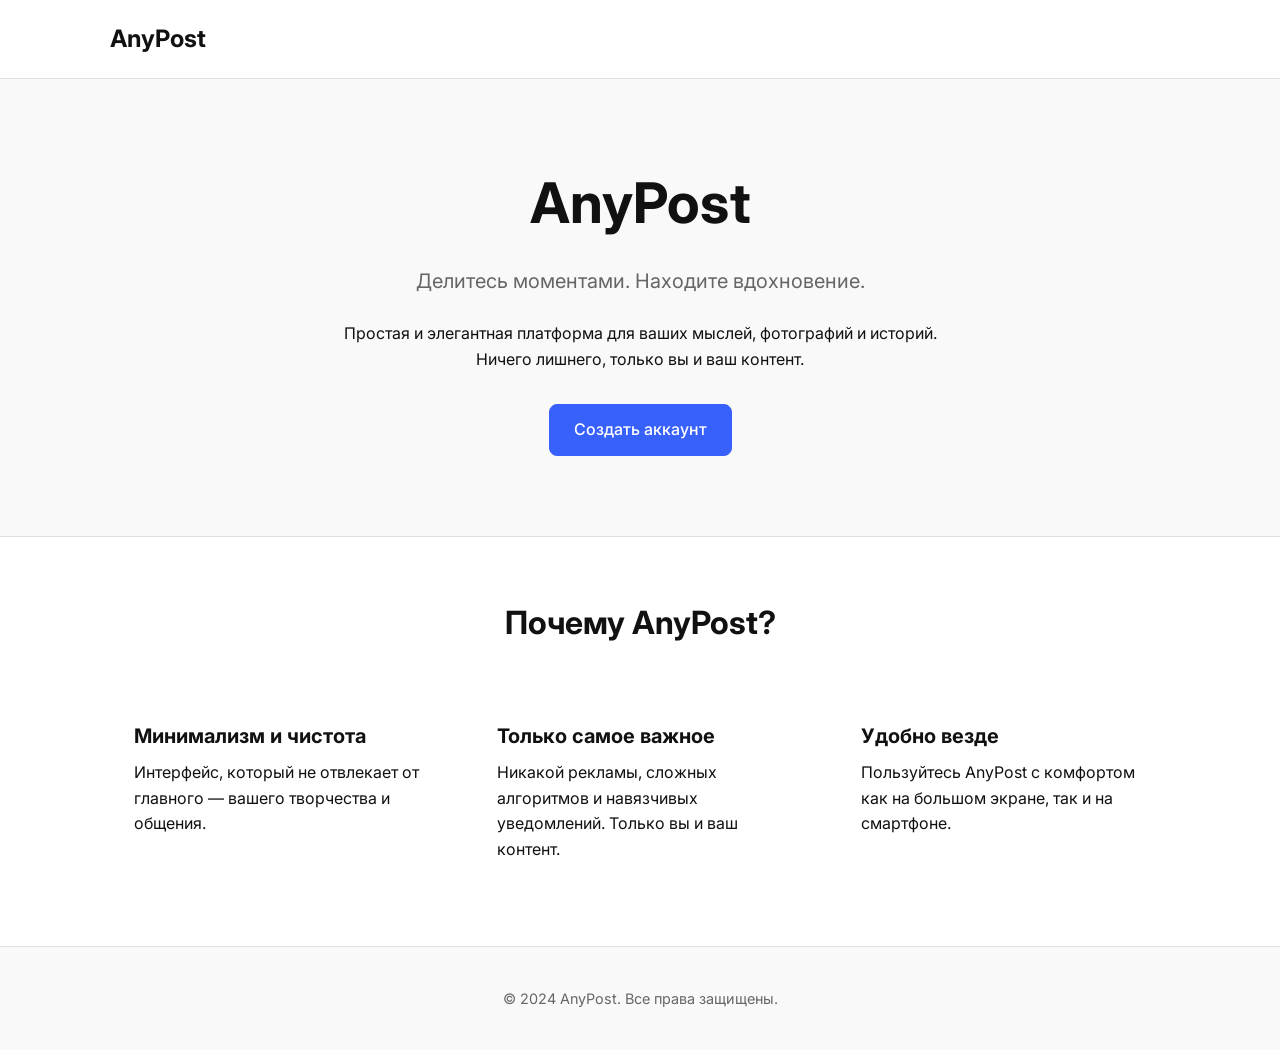
<file: index.html>
<!DOCTYPE html>
<html lang="ru">
<head>
    <meta charset="UTF-8">
    <meta name="viewport" content="width=device-width, initial-scale=1.0">
    <title>AnyPost - Добро пожаловать</title>
    <link rel="stylesheet" href="css/style.css">
</head>
<body>

    <header class="landing-header">
        <div class="container">
            <a href="#" class="logo">AnyPost</a>
        </div>
    </header>

    <main>
        <section class="hero">
            <div class="container text-center">
                <h1 class="hero-title">AnyPost</h1>
                <p class="slogan">Делитесь моментами. Находите вдохновение.</p>
                <p class="description">Простая и элегантная платформа для ваших мыслей, фотографий и историй. Ничего лишнего, только вы и ваш контент.</p>
                <a href="#" class="btn btn-primary">Создать аккаунт</a>
            </div>
        </section>

        <section class="features">
            <div class="container">
                <h2 class="section-title text-center">Почему AnyPost?</h2>
                <div class="features-grid">
                    <div class="feature-card">
                        <h3>Минимализм и чистота</h3>
                        <p>Интерфейс, который не отвлекает от главного — вашего творчества и общения.</p>
                    </div>
                    <div class="feature-card">
                        <h3>Только самое важное</h3>
                        <p>Никакой рекламы, сложных алгоритмов и навязчивых уведомлений. Только вы и ваш контент.</p>
                    </div>
                    <div class="feature-card">
                        <h3>Удобно везде</h3>
                        <p>Пользуйтесь AnyPost с комфортом как на большом экране, так и на смартфоне.</p>
                    </div>
                </div>
            </div>
        </section>
    </main>

    <footer class="landing-footer">
        <div class="container text-center">
            <p>&copy; 2024 AnyPost. Все права защищены.</p>
        </div>
    </footer>

</body>
</html>
</file>
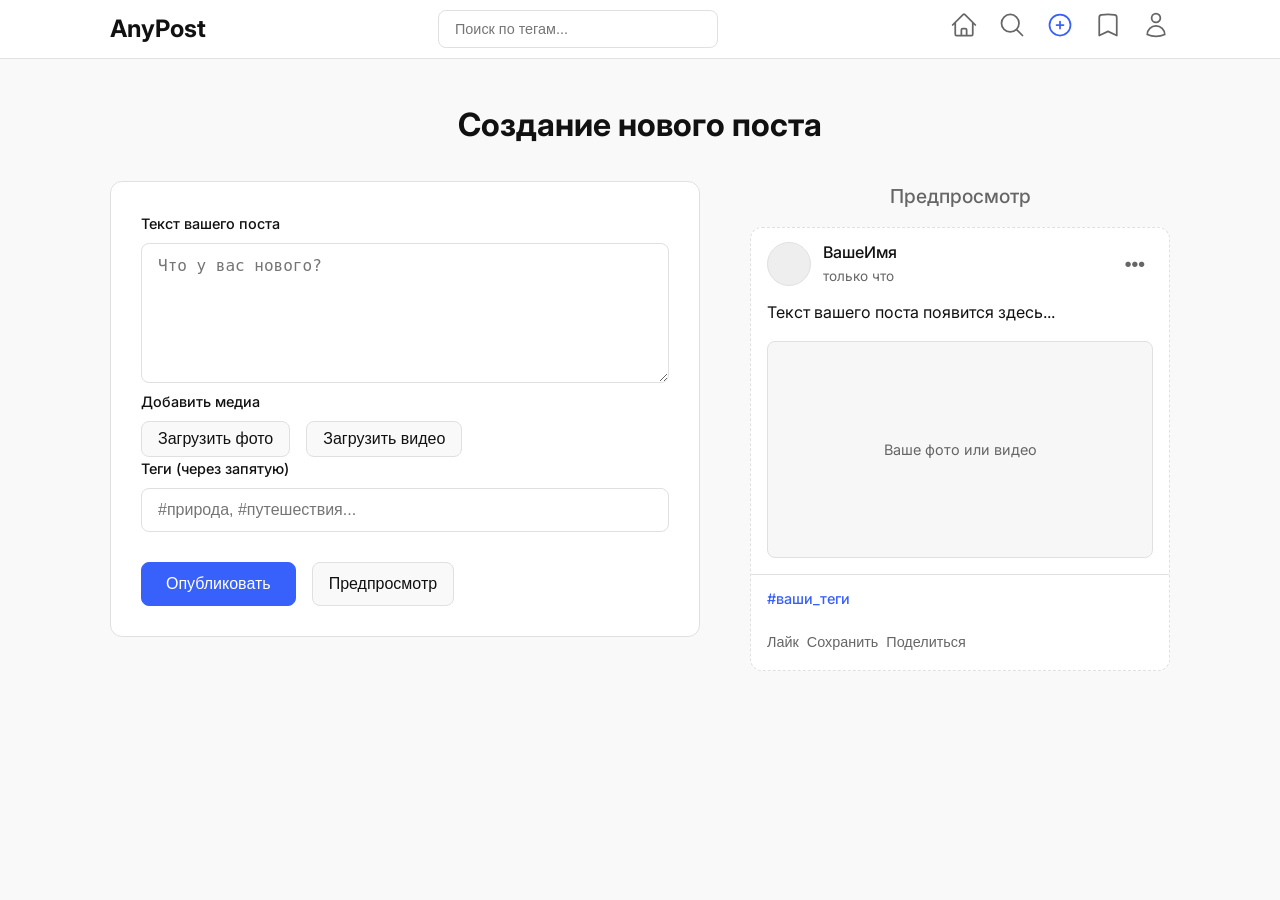
<file: create.html>
<!DOCTYPE html>
<html lang="ru">
<head>
    <meta charset="UTF-8">
    <meta name="viewport" content="width=device-width, initial-scale=1.0">
    <title>Создать пост - AnyPost</title>
    <link rel="stylesheet" href="css/style.css">
</head>
<body class="app-body">

    <!-- Desktop Header -->
    <header class="main-header">
        <div class="container header-container">
            <a href="index.html" class="logo">AnyPost</a>
            <div class="desktop-search">
                <input type="text" class="search-input" placeholder="Поиск по тегам...">
            </div>
            <nav class="main-nav">
                <a href="feed.html" class="nav-link" title="Лента">
                    <svg xmlns="http://www.w3.org/2000/svg" fill="none" viewBox="0 0 24 24" stroke-width="1.5" stroke="currentColor"><path stroke-linecap="round" stroke-linejoin="round" d="m2.25 12 8.954-8.955c.44-.439 1.152-.439 1.591 0L21.75 12M4.5 9.75v10.125c0 .621.504 1.125 1.125 1.125H9.75v-4.875c0-.621.504-1.125 1.125-1.125h2.25c.621 0 1.125.504 1.125 1.125V21h4.125c.621 0 1.125-.504 1.125-1.125V9.75M8.25 21h7.5" /></svg>
                </a>
                <a href="search.html" class="nav-link" title="Поиск">
                    <svg xmlns="http://www.w3.org/2000/svg" fill="none" viewBox="0 0 24 24" stroke-width="1.5" stroke="currentColor"><path stroke-linecap="round" stroke-linejoin="round" d="m21 21-5.197-5.197m0 0A7.5 7.5 0 1 0 5.196 5.196a7.5 7.5 0 0 0 10.607 10.607Z" /></svg>
                </a>
                <a href="create.html" class="nav-link active" title="Создать пост">
                    <svg xmlns="http://www.w3.org/2000/svg" fill="none" viewBox="0 0 24 24" stroke-width="1.5" stroke="currentColor"><path stroke-linecap="round" stroke-linejoin="round" d="M12 9v6m3-3H9m12 0a9 9 0 1 1-18 0 9 9 0 0 1 18 0Z" /></svg>
                </a>
                <a href="#" class="nav-link" title="Сохраненное">
                    <svg xmlns="http://www.w3.org/2000/svg" fill="none" viewBox="0 0 24 24" stroke-width="1.5" stroke="currentColor"><path stroke-linecap="round" stroke-linejoin="round" d="M17.593 3.322c1.1.128 1.907 1.077 1.907 2.185V21L12 17.5 4.5 21V5.507c0-1.108.806-2.057 1.907-2.185a48.507 48.507 0 0 1 11.186 0Z" /></svg>
                </a>
                <a href="profile.html" class="nav-link" title="Профиль">
                    <svg xmlns="http://www.w3.org/2000/svg" fill="none" viewBox="0 0 24 24" stroke-width="1.5" stroke="currentColor"><path stroke-linecap="round" stroke-linejoin="round" d="M15.75 6a3.75 3.75 0 1 1-7.5 0 3.75 3.75 0 0 1 7.5 0ZM4.501 20.118a7.5 7.5 0 0 1 14.998 0A17.933 17.933 0 0 1 12 21.75c-2.676 0-5.216-.584-7.499-1.632Z" /></svg>
                </a>
            </nav>
        </div>
    </header>

    <!-- Mobile Bottom Navigation -->
    <nav class="mobile-nav">
        <a href="feed.html" class="nav-link" title="Лента">
            <svg xmlns="http://www.w3.org/2000/svg" fill="none" viewBox="0 0 24 24" stroke-width="1.5" stroke="currentColor"><path stroke-linecap="round" stroke-linejoin="round" d="m2.25 12 8.954-8.955c.44-.439 1.152-.439 1.591 0L21.75 12M4.5 9.75v10.125c0 .621.504 1.125 1.125 1.125H9.75v-4.875c0-.621.504-1.125 1.125-1.125h2.25c.621 0 1.125.504 1.125 1.125V21h4.125c.621 0 1.125-.504 1.125-1.125V9.75M8.25 21h7.5" /></svg>
        </a>
        <a href="search.html" class="nav-link" title="Поиск">
            <svg xmlns="http://www.w3.org/2000/svg" fill="none" viewBox="0 0 24 24" stroke-width="1.5" stroke="currentColor"><path stroke-linecap="round" stroke-linejoin="round" d="m21 21-5.197-5.197m0 0A7.5 7.5 0 1 0 5.196 5.196a7.5 7.5 0 0 0 10.607 10.607Z" /></svg>
        </a>
        <a href="create.html" class="nav-link active" title="Создать пост">
            <svg xmlns="http://www.w3.org/2000/svg" fill="none" viewBox="0 0 24 24" stroke-width="1.5" stroke="currentColor"><path stroke-linecap="round" stroke-linejoin="round" d="M12 9v6m3-3H9m12 0a9 9 0 1 1-18 0 9 9 0 0 1 18 0Z" /></svg>
        </a>
        <a href="#" class="nav-link" title="Сохраненное">
            <svg xmlns="http://www.w3.org/2000/svg" fill="none" viewBox="0 0 24 24" stroke-width="1.5" stroke="currentColor"><path stroke-linecap="round" stroke-linejoin="round" d="M17.593 3.322c1.1.128 1.907 1.077 1.907 2.185V21L12 17.5 4.5 21V5.507c0-1.108.806-2.057 1.907-2.185a48.507 48.507 0 0 1 11.186 0Z" /></svg>
        </a>
        <a href="profile.html" class="nav-link" title="Профиль">
            <svg xmlns="http://www.w3.org/2000/svg" fill="none" viewBox="0 0 24 24" stroke-width="1.5" stroke="currentColor"><path stroke-linecap="round" stroke-linejoin="round" d="M15.75 6a3.75 3.75 0 1 1-7.5 0 3.75 3.75 0 0 1 7.5 0ZM4.501 20.118a7.5 7.5 0 0 1 14.998 0A17.933 17.933 0 0 1 12 21.75c-2.676 0-5.216-.584-7.499-1.632Z" /></svg>
        </a>
    </nav>

    <main class="main-content">
        <div class="container create-post-container">
            <h1 class="section-title" style="text-align: center; margin-bottom: 30px;">Создание нового поста</h1>
            <div class="create-post-form-wrapper">
                <form class="create-post-form">
                    <div class="form-group">
                        <label for="post-text">Текст вашего поста</label>
                        <textarea id="post-text" class="form-control" rows="6" placeholder="Что у вас нового?"></textarea>
                    </div>
                    <div class="form-group">
                        <label>Добавить медиа</label>
                        <div class="media-upload-buttons">
                            <button type="button" class="btn btn-secondary">Загрузить фото</button>
                            <button type="button" class="btn btn-secondary">Загрузить видео</button>
                        </div>
                    </div>
                    <div class="form-group">
                        <label for="post-tags">Теги (через запятую)</label>
                        <input type="text" id="post-tags" class="form-control" placeholder="#природа, #путешествия...">
                    </div>
                    <div class="form-actions">
                        <button type="submit" class="btn btn-primary">Опубликовать</button>
                        <button type="button" class="btn btn-secondary">Предпросмотр</button>
                    </div>
                </form>
                <div class="post-preview-section">
                    <h2 class="preview-title">Предпросмотр</h2>
                    <article class="post-card">
                        <header class="post-header">
                            <div class="post-author">
                                <div class="author-avatar-placeholder"></div>
                                <div class="author-info">
                                    <a href="#" class="author-name">ВашеИмя</a>
                                    <span class="post-date">только что</span>
                                </div>
                            </div>
                            <button class="post-options-btn" aria-label="Дополнительные действия">•••</button>
                        </header>
                        <div class="post-content">
                            <p class="post-text">Текст вашего поста появится здесь...</p>
                            <div class="post-media-placeholder">
                                <span>Ваше фото или видео</span>
                            </div>
                        </div>
                        <footer class="post-footer">
                            <div class="post-tags">
                                <a href="#" class="tag">#ваши_теги</a>
                            </div>
                            <div class="post-actions">
                                <button class="action-btn like">Лайк</button>
                                <button class="action-btn save">Сохранить</button>
                                <button class="action-btn share">Поделиться</button>
                            </div>
                        </footer>
                    </article>
                </div>
            </div>
        </div>
    </main>

</body>
</html>
</file>
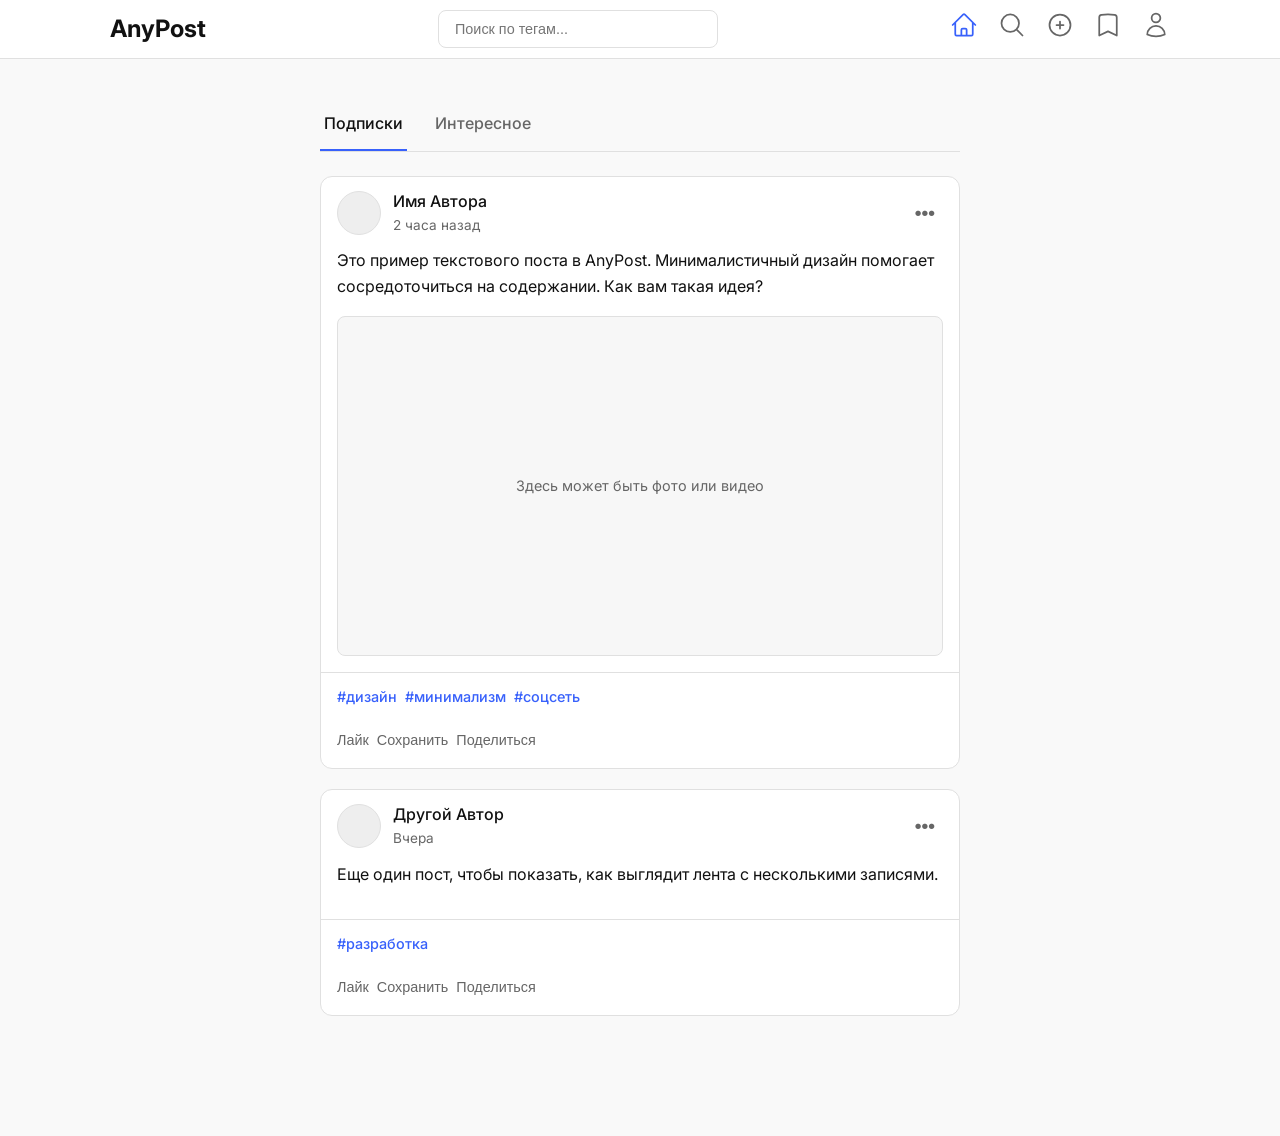
<file: feed.html>
<!DOCTYPE html>
<html lang="ru">
<head>
    <meta charset="UTF-8">
    <meta name="viewport" content="width=device-width, initial-scale=1.0">
    <title>AnyPost - Лента</title>
    <link rel="stylesheet" href="css/style.css">
</head>
<body class="app-body">

    <!-- Desktop Header -->
    <header class="main-header">
        <div class="container header-container">
            <a href="#" class="logo">AnyPost</a>
            <div class="desktop-search">
                <input type="text" class="search-input" placeholder="Поиск по тегам...">
            </div>
            <nav class="main-nav">
                <a href="#" class="nav-link active" title="Лента">
                    <svg xmlns="http://www.w3.org/2000/svg" fill="none" viewBox="0 0 24 24" stroke-width="1.5" stroke="currentColor"><path stroke-linecap="round" stroke-linejoin="round" d="m2.25 12 8.954-8.955c.44-.439 1.152-.439 1.591 0L21.75 12M4.5 9.75v10.125c0 .621.504 1.125 1.125 1.125H9.75v-4.875c0-.621.504-1.125 1.125-1.125h2.25c.621 0 1.125.504 1.125 1.125V21h4.125c.621 0 1.125-.504 1.125-1.125V9.75M8.25 21h7.5" /></svg>
                </a>
                <a href="#" class="nav-link" title="Поиск">
                    <svg xmlns="http://www.w3.org/2000/svg" fill="none" viewBox="0 0 24 24" stroke-width="1.5" stroke="currentColor"><path stroke-linecap="round" stroke-linejoin="round" d="m21 21-5.197-5.197m0 0A7.5 7.5 0 1 0 5.196 5.196a7.5 7.5 0 0 0 10.607 10.607Z" /></svg>
                </a>
                <a href="#" class="nav-link" title="Создать пост">
                    <svg xmlns="http://www.w3.org/2000/svg" fill="none" viewBox="0 0 24 24" stroke-width="1.5" stroke="currentColor"><path stroke-linecap="round" stroke-linejoin="round" d="M12 9v6m3-3H9m12 0a9 9 0 1 1-18 0 9 9 0 0 1 18 0Z" /></svg>
                </a>
                <a href="#" class="nav-link" title="Сохраненное">
                    <svg xmlns="http://www.w3.org/2000/svg" fill="none" viewBox="0 0 24 24" stroke-width="1.5" stroke="currentColor"><path stroke-linecap="round" stroke-linejoin="round" d="M17.593 3.322c1.1.128 1.907 1.077 1.907 2.185V21L12 17.5 4.5 21V5.507c0-1.108.806-2.057 1.907-2.185a48.507 48.507 0 0 1 11.186 0Z" /></svg>
                </a>
                <a href="#" class="nav-link" title="Профиль">
                    <svg xmlns="http://www.w3.org/2000/svg" fill="none" viewBox="0 0 24 24" stroke-width="1.5" stroke="currentColor"><path stroke-linecap="round" stroke-linejoin="round" d="M15.75 6a3.75 3.75 0 1 1-7.5 0 3.75 3.75 0 0 1 7.5 0ZM4.501 20.118a7.5 7.5 0 0 1 14.998 0A17.933 17.933 0 0 1 12 21.75c-2.676 0-5.216-.584-7.499-1.632Z" /></svg>
                </a>
            </nav>
        </div>
    </header>

    <!-- Mobile Bottom Navigation -->
    <nav class="mobile-nav">
        <a href="#" class="nav-link active" title="Лента">
            <svg xmlns="http://www.w3.org/2000/svg" fill="none" viewBox="0 0 24 24" stroke-width="1.5" stroke="currentColor"><path stroke-linecap="round" stroke-linejoin="round" d="m2.25 12 8.954-8.955c.44-.439 1.152-.439 1.591 0L21.75 12M4.5 9.75v10.125c0 .621.504 1.125 1.125 1.125H9.75v-4.875c0-.621.504-1.125 1.125-1.125h2.25c.621 0 1.125.504 1.125 1.125V21h4.125c.621 0 1.125-.504 1.125-1.125V9.75M8.25 21h7.5" /></svg>
        </a>
        <a href="#" class="nav-link" title="Поиск">
            <svg xmlns="http://www.w3.org/2000/svg" fill="none" viewBox="0 0 24 24" stroke-width="1.5" stroke="currentColor"><path stroke-linecap="round" stroke-linejoin="round" d="m21 21-5.197-5.197m0 0A7.5 7.5 0 1 0 5.196 5.196a7.5 7.5 0 0 0 10.607 10.607Z" /></svg>
        </a>
        <a href="#" class="nav-link" title="Создать пост">
            <svg xmlns="http://www.w3.org/2000/svg" fill="none" viewBox="0 0 24 24" stroke-width="1.5" stroke="currentColor"><path stroke-linecap="round" stroke-linejoin="round" d="M12 9v6m3-3H9m12 0a9 9 0 1 1-18 0 9 9 0 0 1 18 0Z" /></svg>
        </a>
        <a href="#" class="nav-link" title="Сохраненное">
            <svg xmlns="http://www.w3.org/2000/svg" fill="none" viewBox="0 0 24 24" stroke-width="1.5" stroke="currentColor"><path stroke-linecap="round" stroke-linejoin="round" d="M17.593 3.322c1.1.128 1.907 1.077 1.907 2.185V21L12 17.5 4.5 21V5.507c0-1.108.806-2.057 1.907-2.185a48.507 48.507 0 0 1 11.186 0Z" /></svg>
        </a>
        <a href="#" class="nav-link" title="Профиль">
            <svg xmlns="http://www.w3.org/2000/svg" fill="none" viewBox="0 0 24 24" stroke-width="1.5" stroke="currentColor"><path stroke-linecap="round" stroke-linejoin="round" d="M15.75 6a3.75 3.75 0 1 1-7.5 0 3.75 3.75 0 0 1 7.5 0ZM4.501 20.118a7.5 7.5 0 0 1 14.998 0A17.933 17.933 0 0 1 12 21.75c-2.676 0-5.216-.584-7.499-1.632Z" /></svg>
        </a>
    </nav>

    <main class="main-content">
        <div class="container feed-container">

            <div class="feed-tabs">
                <a href="#" class="tab-link active">Подписки</a>
                <a href="#" class="tab-link">Интересное</a>
            </div>

            <div class="feed-wrapper">

                <!-- Post Card Example 1 -->
                <article class="post-card">
                    <header class="post-header">
                        <div class="post-author">
                            <div class="author-avatar-placeholder"></div>
                            <div class="author-info">
                                <a href="#" class="author-name">Имя Автора</a>
                                <span class="post-date">2 часа назад</span>
                            </div>
                        </div>
                        <button class="post-options-btn" aria-label="Дополнительные действия">•••</button>
                    </header>
                    <div class="post-content">
                        <p class="post-text">Это пример текстового поста в AnyPost. Минималистичный дизайн помогает сосредоточиться на содержании. Как вам такая идея?</p>
                        <div class="post-media-placeholder">
                            <span>Здесь может быть фото или видео</span>
                        </div>
                    </div>
                    <footer class="post-footer">
                        <div class="post-tags">
                            <a href="#" class="tag">#дизайн</a>
                            <a href="#" class="tag">#минимализм</a>
                            <a href="#" class="tag">#соцсеть</a>
                        </div>
                        <div class="post-actions">
                            <button class="action-btn like">Лайк</button>
                            <button class="action-btn save">Сохранить</button>
                            <button class="action-btn share">Поделиться</button>
                        </div>
                    </footer>
                </article>

                <!-- Post Card Example 2 -->
                <article class="post-card">
                    <header class="post-header">
                        <div class="post-author">
                            <div class="author-avatar-placeholder"></div>
                            <div class="author-info">
                                <a href="#" class="author-name">Другой Автор</a>
                                <span class="post-date">Вчера</span>
                            </div>
                        </div>
                         <button class="post-options-btn" aria-label="Дополнительные действия">•••</button>
                    </header>
                    <div class="post-content">
                        <p class="post-text">Еще один пост, чтобы показать, как выглядит лента с несколькими записями.</p>
                    </div>
                    <footer class="post-footer">
                        <div class="post-tags">
                            <a href="#" class="tag">#разработка</a>
                        </div>
                        <div class="post-actions">
                            <button class="action-btn like">Лайк</button>
                            <button class="action-btn save">Сохранить</button>
                            <button class="action-btn share">Поделиться</button>
                        </div>
                    </footer>
                </article>

            </div>

            <!--
            EMPTY STATE EXAMPLE:
            Раскомментируйте этот блок, чтобы увидеть, как выглядит пустая лента.

            <div class="empty-state">
                <div class="empty-state-icon">
                    <svg xmlns="http://www.w3.org/2000/svg" fill="none" viewBox="0 0 24 24" stroke-width="1.5" stroke="currentColor" style="width: 64px; height: 64px; color: #ccc;">
                        <path stroke-linecap="round" stroke-linejoin="round" d="M11.412 15.655 9.75 21.75l3.745-4.012M9.257 13.5H3.75l2.659-2.849m2.048-2.194L14.25 2.25 12 10.5h8.25l-4.707 5.043M8.457 8.457 3 3m15.75 15.75-5.457-5.457" />
                    </svg>
                </div>
                <h2>Здесь пока пусто</h2>
                <p>Когда вы подпишетесь на авторов, их посты появятся здесь.</p>
                <a href="#" class="btn btn-primary">Создать пост</a>
            </div>
            -->

        </div>
    </main>

</body>
</html>
</file>
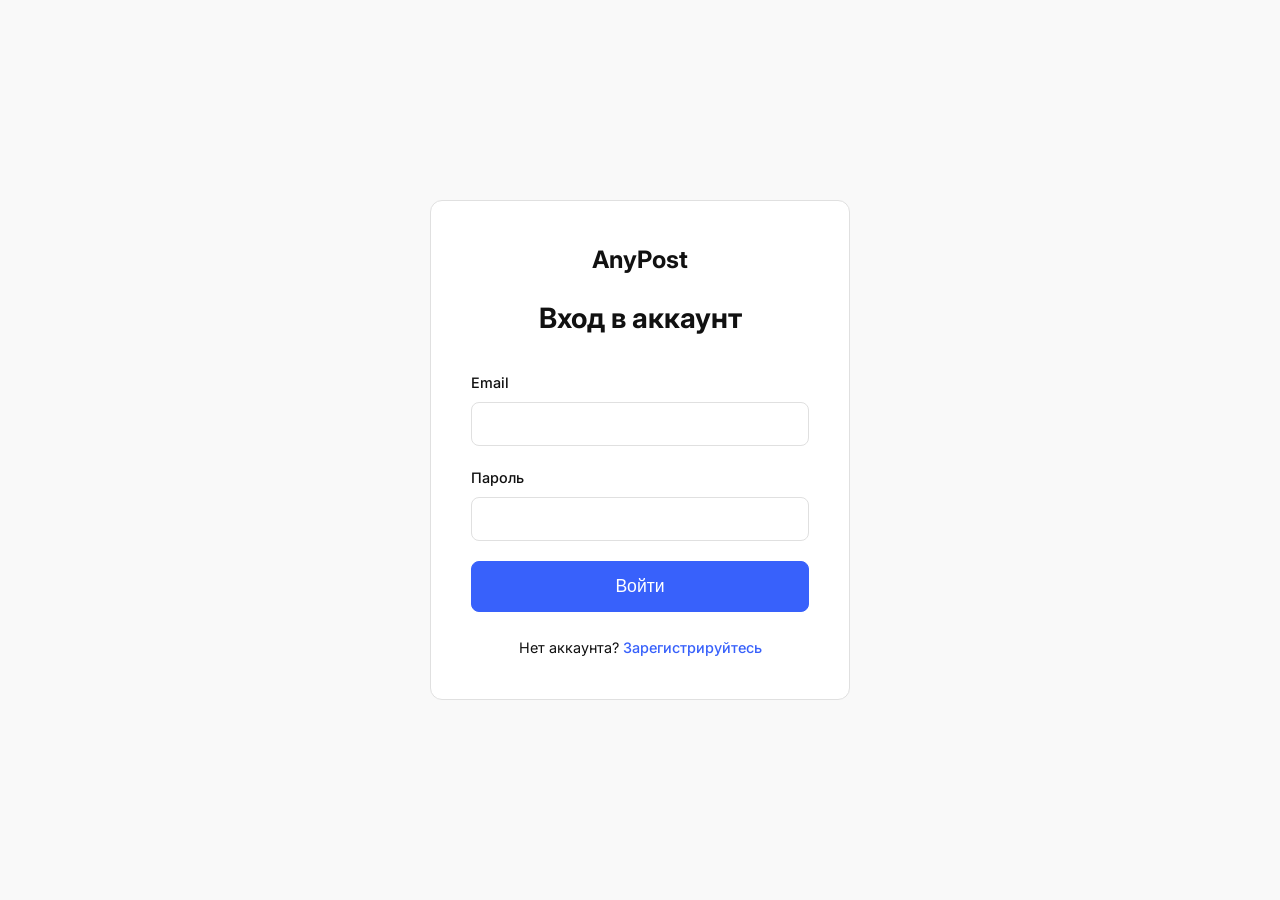
<file: login.html>
<!DOCTYPE html>
<html lang="ru">
<head>
    <meta charset="UTF-8">
    <meta name="viewport" content="width=device-width, initial-scale=1.0">
    <title>Вход - AnyPost</title>
    <link rel="stylesheet" href="css/style.css">
</head>
<body class="auth-layout">
    <div class="auth-container">
        <div class="auth-header">
            <a href="index.html" class="logo">AnyPost</a>
            <h1 class="auth-title">Вход в аккаунт</h1>
        </div>
        <form class="auth-form">
            <div class="form-group">
                <label for="email">Email</label>
                <input type="email" id="email" class="form-control" required>
            </div>
            <div class="form-group">
                <label for="password">Пароль</label>
                <input type="password" id="password" class="form-control" required>
            </div>
            <button type="submit" class="btn btn-primary btn-block">Войти</button>
        </form>
        <div class="auth-footer">
            <p>Нет аккаунта? <a href="register.html">Зарегистрируйтесь</a></p>
        </div>
    </div>
</body>
</html>
</file>
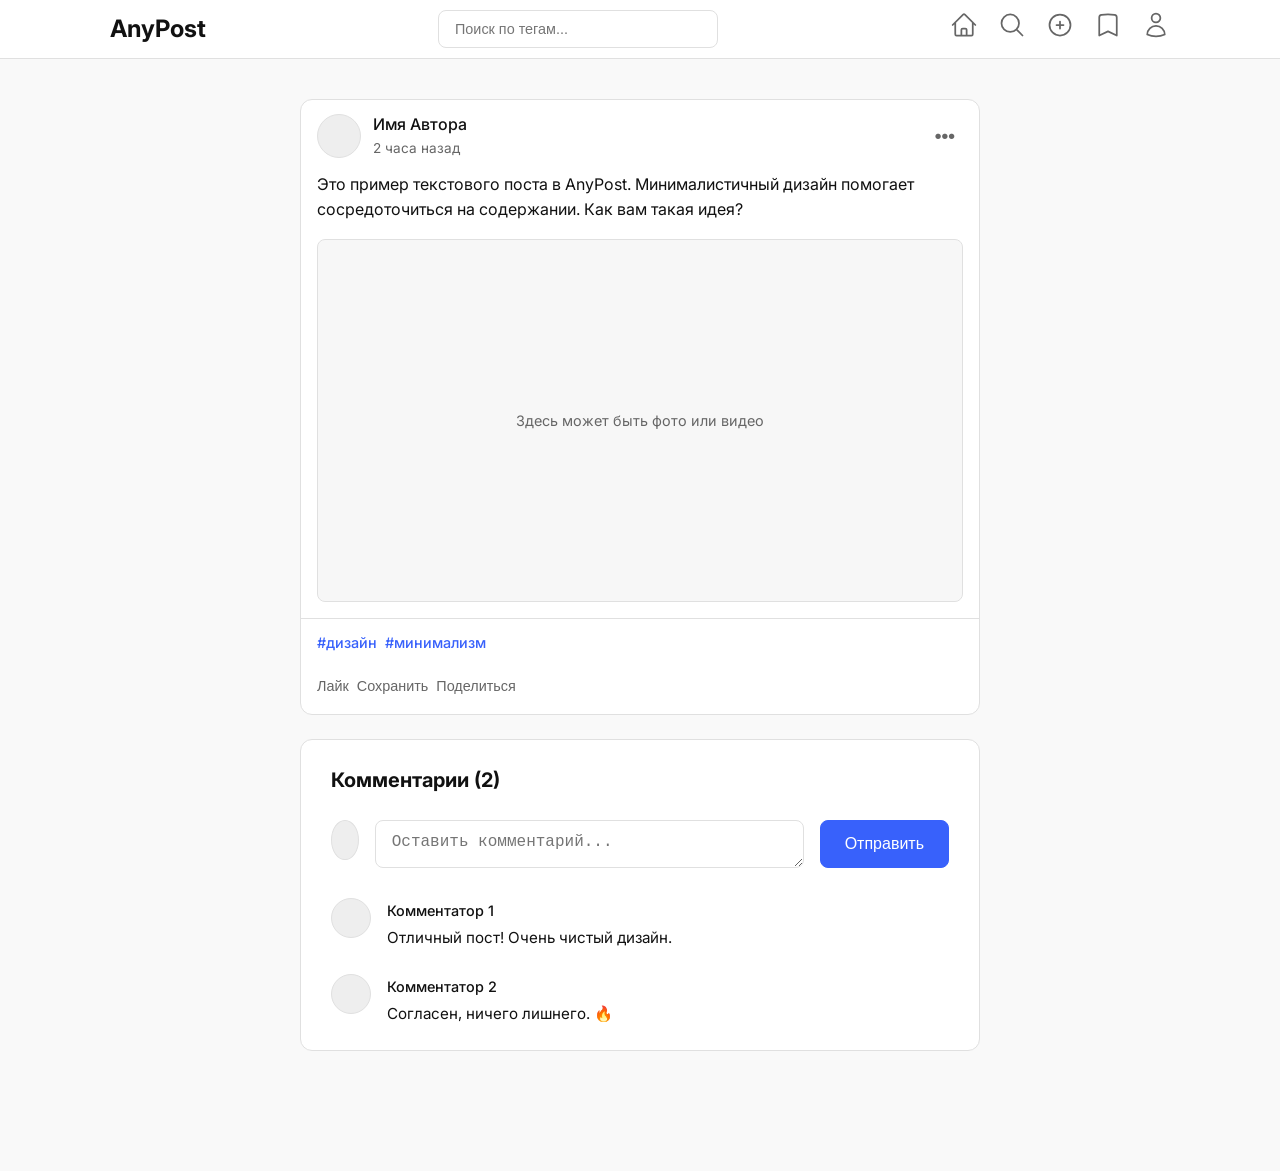
<file: post.html>
<!DOCTYPE html>
<html lang="ru">
<head>
    <meta charset="UTF-8">
    <meta name="viewport" content="width=device-width, initial-scale=1.0">
    <title>Пост - AnyPost</title>
    <link rel="stylesheet" href="css/style.css">
</head>
<body class="app-body">

    <!-- Desktop Header -->
    <header class="main-header">
        <div class="container header-container">
            <a href="index.html" class="logo">AnyPost</a>
            <div class="desktop-search">
                <input type="text" class="search-input" placeholder="Поиск по тегам...">
            </div>
            <nav class="main-nav">
                <a href="feed.html" class="nav-link" title="Лента">
                    <svg xmlns="http://www.w3.org/2000/svg" fill="none" viewBox="0 0 24 24" stroke-width="1.5" stroke="currentColor"><path stroke-linecap="round" stroke-linejoin="round" d="m2.25 12 8.954-8.955c.44-.439 1.152-.439 1.591 0L21.75 12M4.5 9.75v10.125c0 .621.504 1.125 1.125 1.125H9.75v-4.875c0-.621.504-1.125 1.125-1.125h2.25c.621 0 1.125.504 1.125 1.125V21h4.125c.621 0 1.125-.504 1.125-1.125V9.75M8.25 21h7.5" /></svg>
                </a>
                <a href="search.html" class="nav-link" title="Поиск">
                    <svg xmlns="http://www.w3.org/2000/svg" fill="none" viewBox="0 0 24 24" stroke-width="1.5" stroke="currentColor"><path stroke-linecap="round" stroke-linejoin="round" d="m21 21-5.197-5.197m0 0A7.5 7.5 0 1 0 5.196 5.196a7.5 7.5 0 0 0 10.607 10.607Z" /></svg>
                </a>
                <a href="create.html" class="nav-link" title="Создать пост">
                    <svg xmlns="http://www.w3.org/2000/svg" fill="none" viewBox="0 0 24 24" stroke-width="1.5" stroke="currentColor"><path stroke-linecap="round" stroke-linejoin="round" d="M12 9v6m3-3H9m12 0a9 9 0 1 1-18 0 9 9 0 0 1 18 0Z" /></svg>
                </a>
                <a href="#" class="nav-link" title="Сохраненное">
                    <svg xmlns="http://www.w3.org/2000/svg" fill="none" viewBox="0 0 24 24" stroke-width="1.5" stroke="currentColor"><path stroke-linecap="round" stroke-linejoin="round" d="M17.593 3.322c1.1.128 1.907 1.077 1.907 2.185V21L12 17.5 4.5 21V5.507c0-1.108.806-2.057 1.907-2.185a48.507 48.507 0 0 1 11.186 0Z" /></svg>
                </a>
                <a href="profile.html" class="nav-link" title="Профиль">
                    <svg xmlns="http://www.w3.org/2000/svg" fill="none" viewBox="0 0 24 24" stroke-width="1.5" stroke="currentColor"><path stroke-linecap="round" stroke-linejoin="round" d="M15.75 6a3.75 3.75 0 1 1-7.5 0 3.75 3.75 0 0 1 7.5 0ZM4.501 20.118a7.5 7.5 0 0 1 14.998 0A17.933 17.933 0 0 1 12 21.75c-2.676 0-5.216-.584-7.499-1.632Z" /></svg>
                </a>
            </nav>
        </div>
    </header>

    <!-- Mobile Bottom Navigation -->
    <nav class="mobile-nav">
        <!-- Mobile nav content here -->
    </nav>

    <main class="main-content">
        <div class="container single-post-container">
            <!-- Post Card -->
            <article class="post-card">
                <header class="post-header">
                    <div class="post-author">
                        <div class="author-avatar-placeholder"></div>
                        <div class="author-info">
                            <a href="#" class="author-name">Имя Автора</a>
                            <span class="post-date">2 часа назад</span>
                        </div>
                    </div>
                    <button class="post-options-btn" aria-label="Дополнительные действия">•••</button>
                </header>
                <div class="post-content">
                    <p class="post-text">Это пример текстового поста в AnyPost. Минималистичный дизайн помогает сосредоточиться на содержании. Как вам такая идея?</p>
                    <div class="post-media-placeholder">
                        <span>Здесь может быть фото или видео</span>
                    </div>
                </div>
                <footer class="post-footer">
                    <div class="post-tags">
                        <a href="#" class="tag">#дизайн</a>
                        <a href="#" class="tag">#минимализм</a>
                    </div>
                    <div class="post-actions">
                        <button class="action-btn like">Лайк</button>
                        <button class="action-btn save">Сохранить</button>
                        <button class="action-btn share">Поделиться</button>
                    </div>
                </footer>
            </article>

            <!-- Comments Section -->
            <section class="comments-section">
                <h2 class="section-title">Комментарии (2)</h2>

                <div class="add-comment-form">
                    <div class="author-avatar-placeholder" style="width: 40px; height: 40px;"></div>
                    <textarea class="form-control" rows="1" placeholder="Оставить комментарий..."></textarea>
                    <button class="btn btn-primary">Отправить</button>
                </div>

                <div class="comments-list">
                    <div class="comment-item">
                        <div class="author-avatar-placeholder"></div>
                        <div class="comment-body">
                            <a href="#" class="author-name">Комментатор 1</a>
                            <p>Отличный пост! Очень чистый дизайн.</p>
                        </div>
                    </div>
                    <div class="comment-item">
                        <div class="author-avatar-placeholder"></div>
                        <div class="comment-body">
                            <a href="#" class="author-name">Комментатор 2</a>
                            <p>Согласен, ничего лишнего. 🔥</p>
                        </div>
                    </div>
                </div>

                <!--
                EMPTY STATE FOR COMMENTS:
                <div class="empty-state-comments">
                    <h3>Комментариев пока нет</h3>
                    <p>Будьте первым, кто оставит комментарий.</p>
                </div>
                -->
            </section>
        </div>
    </main>

</body>
</html>
</file>
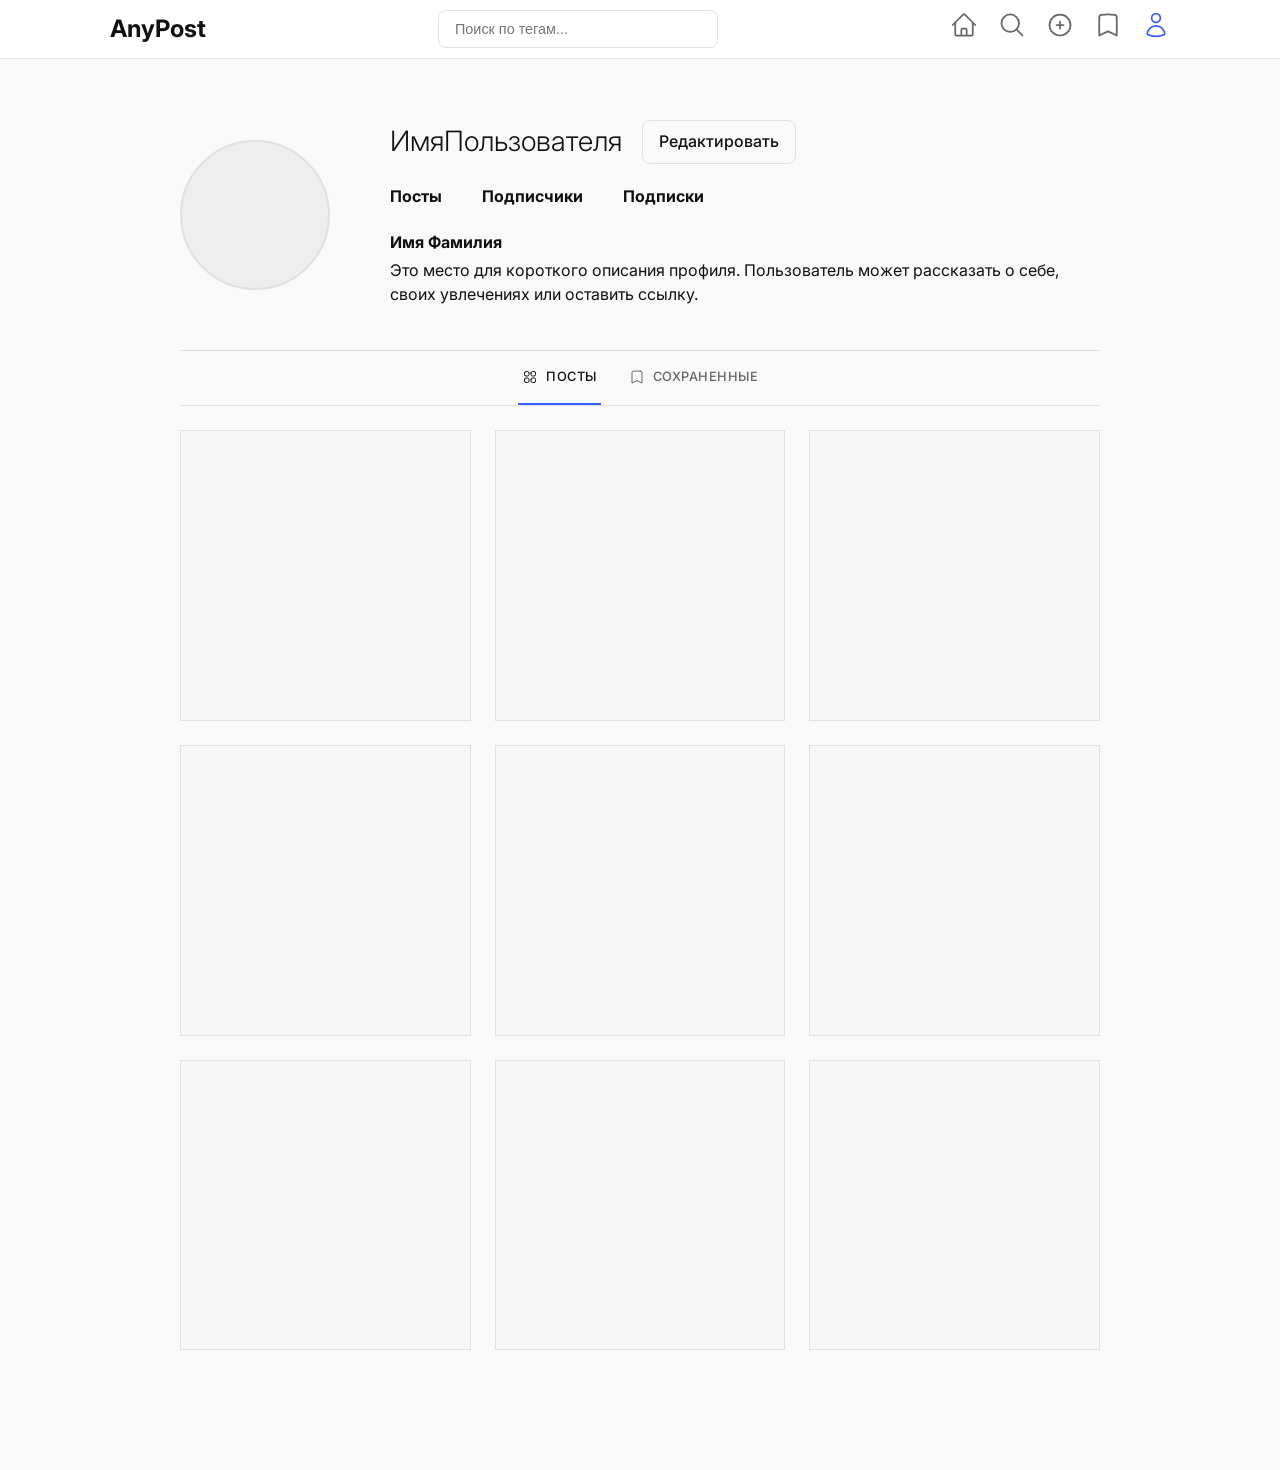
<file: profile.html>
<!DOCTYPE html>
<html lang="ru">
<head>
    <meta charset="UTF-8">
    <meta name="viewport" content="width=device-width, initial-scale=1.0">
    <title>AnyPost - Профиль</title>
    <link rel="stylesheet" href="css/style.css">
</head>
<body class="app-body">

    <!-- Desktop Header -->
    <header class="main-header">
        <div class="container header-container">
            <a href="#" class="logo">AnyPost</a>
            <div class="desktop-search">
                <input type="text" class="search-input" placeholder="Поиск по тегам...">
            </div>
            <nav class="main-nav">
                <a href="#" class="nav-link" title="Лента">
                    <svg xmlns="http://www.w3.org/2000/svg" fill="none" viewBox="0 0 24 24" stroke-width="1.5" stroke="currentColor"><path stroke-linecap="round" stroke-linejoin="round" d="m2.25 12 8.954-8.955c.44-.439 1.152-.439 1.591 0L21.75 12M4.5 9.75v10.125c0 .621.504 1.125 1.125 1.125H9.75v-4.875c0-.621.504-1.125 1.125-1.125h2.25c.621 0 1.125.504 1.125 1.125V21h4.125c.621 0 1.125-.504 1.125-1.125V9.75M8.25 21h7.5" /></svg>
                </a>
                <a href="#" class="nav-link" title="Поиск">
                    <svg xmlns="http://www.w3.org/2000/svg" fill="none" viewBox="0 0 24 24" stroke-width="1.5" stroke="currentColor"><path stroke-linecap="round" stroke-linejoin="round" d="m21 21-5.197-5.197m0 0A7.5 7.5 0 1 0 5.196 5.196a7.5 7.5 0 0 0 10.607 10.607Z" /></svg>
                </a>
                <a href="#" class="nav-link" title="Создать пост">
                    <svg xmlns="http://www.w3.org/2000/svg" fill="none" viewBox="0 0 24 24" stroke-width="1.5" stroke="currentColor"><path stroke-linecap="round" stroke-linejoin="round" d="M12 9v6m3-3H9m12 0a9 9 0 1 1-18 0 9 9 0 0 1 18 0Z" /></svg>
                </a>
                <a href="#" class="nav-link" title="Сохраненное">
                    <svg xmlns="http://www.w3.org/2000/svg" fill="none" viewBox="0 0 24 24" stroke-width="1.5" stroke="currentColor"><path stroke-linecap="round" stroke-linejoin="round" d="M17.593 3.322c1.1.128 1.907 1.077 1.907 2.185V21L12 17.5 4.5 21V5.507c0-1.108.806-2.057 1.907-2.185a48.507 48.507 0 0 1 11.186 0Z" /></svg>
                </a>
                <a href="#" class="nav-link active" title="Профиль">
                    <svg xmlns="http://www.w3.org/2000/svg" fill="none" viewBox="0 0 24 24" stroke-width="1.5" stroke="currentColor"><path stroke-linecap="round" stroke-linejoin="round" d="M15.75 6a3.75 3.75 0 1 1-7.5 0 3.75 3.75 0 0 1 7.5 0ZM4.501 20.118a7.5 7.5 0 0 1 14.998 0A17.933 17.933 0 0 1 12 21.75c-2.676 0-5.216-.584-7.499-1.632Z" /></svg>
                </a>
            </nav>
        </div>
    </header>

    <!-- Mobile Bottom Navigation -->
    <nav class="mobile-nav">
        <a href="#" class="nav-link" title="Лента">
            <svg xmlns="http://www.w3.org/2000/svg" fill="none" viewBox="0 0 24 24" stroke-width="1.5" stroke="currentColor"><path stroke-linecap="round" stroke-linejoin="round" d="m2.25 12 8.954-8.955c.44-.439 1.152-.439 1.591 0L21.75 12M4.5 9.75v10.125c0 .621.504 1.125 1.125 1.125H9.75v-4.875c0-.621.504-1.125 1.125-1.125h2.25c.621 0 1.125.504 1.125 1.125V21h4.125c.621 0 1.125-.504 1.125-1.125V9.75M8.25 21h7.5" /></svg>
        </a>
        <a href="#" class="nav-link" title="Поиск">
            <svg xmlns="http://www.w3.org/2000/svg" fill="none" viewBox="0 0 24 24" stroke-width="1.5" stroke="currentColor"><path stroke-linecap="round" stroke-linejoin="round" d="m21 21-5.197-5.197m0 0A7.5 7.5 0 1 0 5.196 5.196a7.5 7.5 0 0 0 10.607 10.607Z" /></svg>
        </a>
        <a href="#" class="nav-link" title="Создать пост">
            <svg xmlns="http://www.w3.org/2000/svg" fill="none" viewBox="0 0 24 24" stroke-width="1.5" stroke="currentColor"><path stroke-linecap="round" stroke-linejoin="round" d="M12 9v6m3-3H9m12 0a9 9 0 1 1-18 0 9 9 0 0 1 18 0Z" /></svg>
        </a>
        <a href="#" class="nav-link" title="Сохраненное">
            <svg xmlns="http://www.w3.org/2000/svg" fill="none" viewBox="0 0 24 24" stroke-width="1.5" stroke="currentColor"><path stroke-linecap="round" stroke-linejoin="round" d="M17.593 3.322c1.1.128 1.907 1.077 1.907 2.185V21L12 17.5 4.5 21V5.507c0-1.108.806-2.057 1.907-2.185a48.507 48.507 0 0 1 11.186 0Z" /></svg>
        </a>
        <a href="#" class="nav-link active" title="Профиль">
            <svg xmlns="http://www.w3.org/2000/svg" fill="none" viewBox="0 0 24 24" stroke-width="1.5" stroke="currentColor"><path stroke-linecap="round" stroke-linejoin="round" d="M15.75 6a3.75 3.75 0 1 1-7.5 0 3.75 3.75 0 0 1 7.5 0ZM4.501 20.118a7.5 7.5 0 0 1 14.998 0A17.933 17.933 0 0 1 12 21.75c-2.676 0-5.216-.584-7.499-1.632Z" /></svg>
        </a>
    </nav>

    <main class="main-content">
        <div class="container profile-container">

            <header class="profile-header">
                <div class="profile-avatar">
                    <div class="author-avatar-placeholder" style="width: 150px; height: 150px;"></div>
                </div>
                <div class="profile-info">
                    <div class="profile-title">
                        <h1 class="profile-name">ИмяПользователя</h1>
                        <a href="#" class="btn btn-secondary">Редактировать</a>
                    </div>
                    <div class="profile-stats">
                        <span><strong>Посты</strong></span>
                        <span><strong>Подписчики</strong></span>
                        <span><strong>Подписки</strong></span>
                    </div>
                    <div class="profile-bio">
                        <p><strong>Имя Фамилия</strong></p>
                        <p>Это место для короткого описания профиля. Пользователь может рассказать о себе, своих увлечениях или оставить ссылку.</p>
                    </div>
                </div>
            </header>

            <div class="profile-content">
                <div class="feed-tabs">
                    <a href="#" class="tab-link active">
                        <svg xmlns="http://www.w3.org/2000/svg" fill="none" viewBox="0 0 24 24" stroke-width="1.5" stroke="currentColor" width="16" height="16"><path stroke-linecap="round" stroke-linejoin="round" d="M3.75 6A2.25 2.25 0 0 1 6 3.75h2.25A2.25 2.25 0 0 1 10.5 6v2.25a2.25 2.25 0 0 1-2.25 2.25H6a2.25 2.25 0 0 1-2.25-2.25V6ZM3.75 15.75A2.25 2.25 0 0 1 6 13.5h2.25a2.25 2.25 0 0 1 2.25 2.25V18A2.25 2.25 0 0 1 8.25 20.25H6A2.25 2.25 0 0 1 3.75 18v-2.25ZM13.5 6a2.25 2.25 0 0 1 2.25-2.25H18A2.25 2.25 0 0 1 20.25 6v2.25A2.25 2.25 0 0 1 18 10.5h-2.25a2.25 2.25 0 0 1-2.25-2.25V6ZM13.5 15.75a2.25 2.25 0 0 1 2.25-2.25H18a2.25 2.25 0 0 1 2.25 2.25V18A2.25 2.25 0 0 1 18 20.25h-2.25A2.25 2.25 0 0 1 13.5 18v-2.25Z" /></svg>
                        ПОСТЫ
                    </a>
                    <a href="#" class="tab-link">
                        <svg xmlns="http://www.w3.org/2000/svg" fill="none" viewBox="0 0 24 24" stroke-width="1.5" stroke="currentColor" width="16" height="16"><path stroke-linecap="round" stroke-linejoin="round" d="M17.593 3.322c1.1.128 1.907 1.077 1.907 2.185V21L12 17.5 4.5 21V5.507c0-1.108.806-2.057 1.907-2.185a48.507 48.507 0 0 1 11.186 0Z" /></svg>
                        СОХРАНЕННЫЕ
                    </a>
                </div>

                <div class="profile-post-grid">
                    <div class="grid-post-item"><div class="grid-post-item-placeholder"></div></div>
                    <div class="grid-post-item"><div class="grid-post-item-placeholder"></div></div>
                    <div class="grid-post-item"><div class="grid-post-item-placeholder"></div></div>
                    <div class="grid-post-item"><div class="grid-post-item-placeholder"></div></div>
                    <div class="grid-post-item"><div class="grid-post-item-placeholder"></div></div>
                    <div class="grid-post-item"><div class="grid-post-item-placeholder"></div></div>
                    <div class="grid-post-item"><div class="grid-post-item-placeholder"></div></div>
                    <div class="grid-post-item"><div class="grid-post-item-placeholder"></div></div>
                    <div class="grid-post-item"><div class="grid-post-item-placeholder"></div></div>
                </div>
            </div>

        </div>
    </main>

</body>
</html>
</file>
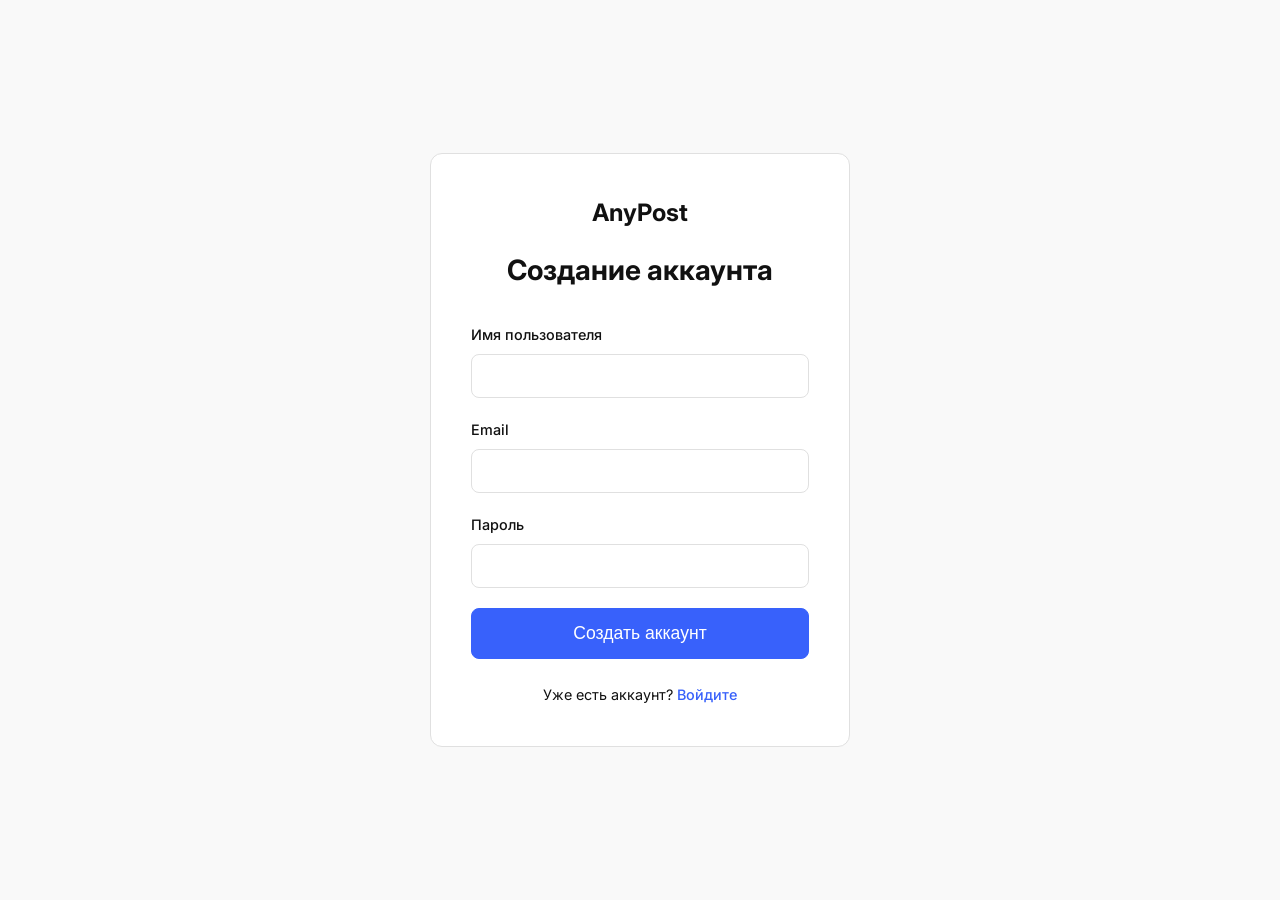
<file: register.html>
<!DOCTYPE html>
<html lang="ru">
<head>
    <meta charset="UTF-8">
    <meta name="viewport" content="width=device-width, initial-scale=1.0">
    <title>Регистрация - AnyPost</title>
    <link rel="stylesheet" href="css/style.css">
</head>
<body class="auth-layout">
    <div class="auth-container">
        <div class="auth-header">
            <a href="index.html" class="logo">AnyPost</a>
            <h1 class="auth-title">Создание аккаунта</h1>
        </div>
        <form class="auth-form">
            <div class="form-group">
                <label for="username">Имя пользователя</label>
                <input type="text" id="username" class="form-control" required>
            </div>
            <div class="form-group">
                <label for="email">Email</label>
                <input type="email" id="email" class="form-control" required>
            </div>
            <div class="form-group">
                <label for="password">Пароль</label>
                <input type="password" id="password" class="form-control" required>
            </div>
            <button type="submit" class="btn btn-primary btn-block">Создать аккаунт</button>
        </form>
        <div class="auth-footer">
            <p>Уже есть аккаунт? <a href="login.html">Войдите</a></p>
        </div>
    </div>
</body>
</html>
</file>
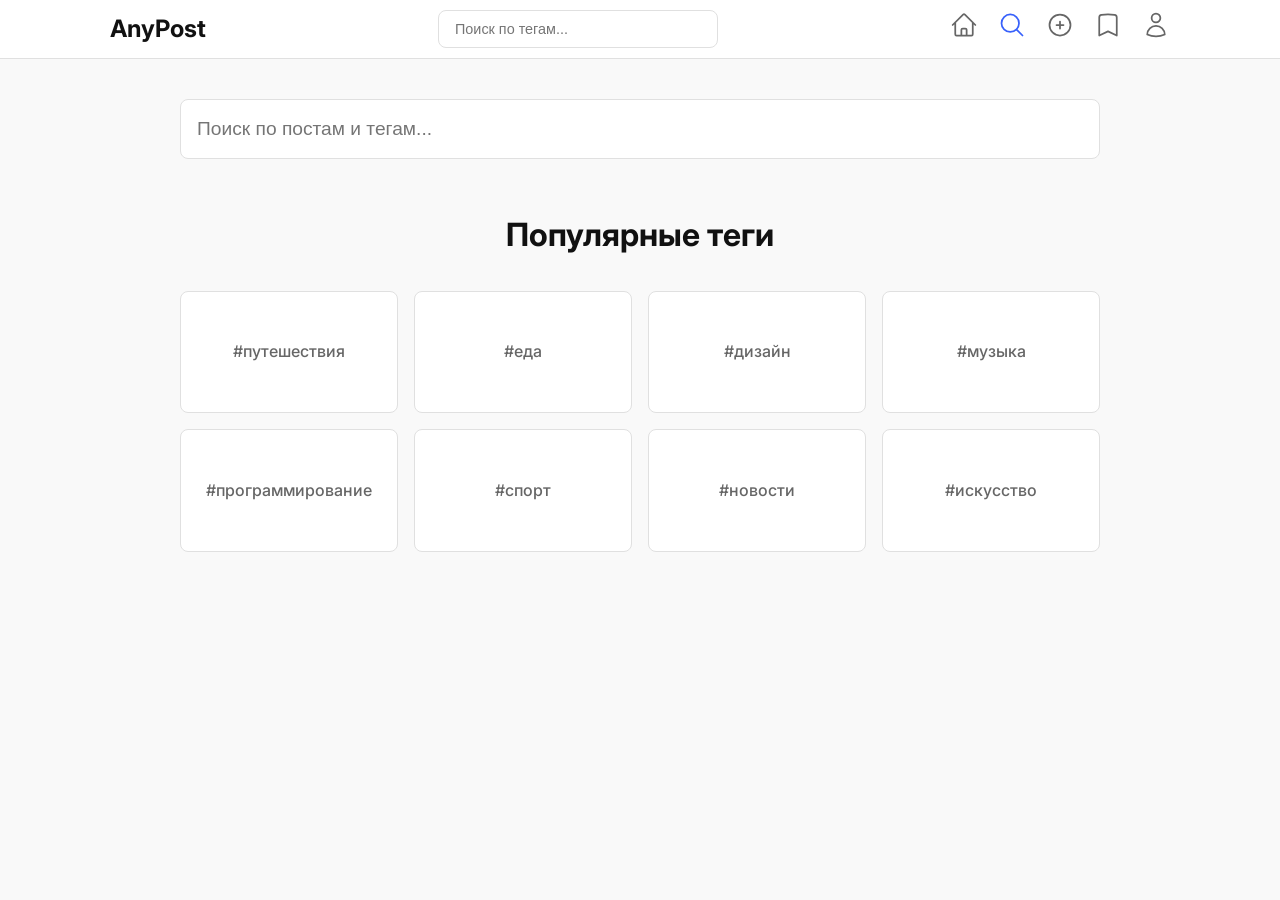
<file: search.html>
<!DOCTYPE html>
<html lang="ru">
<head>
    <meta charset="UTF-8">
    <meta name="viewport" content="width=device-width, initial-scale=1.0">
    <title>Поиск - AnyPost</title>
    <link rel="stylesheet" href="css/style.css">
</head>
<body class="app-body">

    <!-- Desktop Header -->
    <header class="main-header">
        <div class="container header-container">
            <a href="index.html" class="logo">AnyPost</a>
            <div class="desktop-search">
                <input type="text" class="search-input" placeholder="Поиск по тегам...">
            </div>
            <nav class="main-nav">
                <a href="feed.html" class="nav-link" title="Лента">
                    <svg xmlns="http://www.w3.org/2000/svg" fill="none" viewBox="0 0 24 24" stroke-width="1.5" stroke="currentColor"><path stroke-linecap="round" stroke-linejoin="round" d="m2.25 12 8.954-8.955c.44-.439 1.152-.439 1.591 0L21.75 12M4.5 9.75v10.125c0 .621.504 1.125 1.125 1.125H9.75v-4.875c0-.621.504-1.125 1.125-1.125h2.25c.621 0 1.125.504 1.125 1.125V21h4.125c.621 0 1.125-.504 1.125-1.125V9.75M8.25 21h7.5" /></svg>
                </a>
                <a href="search.html" class="nav-link active" title="Поиск">
                    <svg xmlns="http://www.w3.org/2000/svg" fill="none" viewBox="0 0 24 24" stroke-width="1.5" stroke="currentColor"><path stroke-linecap="round" stroke-linejoin="round" d="m21 21-5.197-5.197m0 0A7.5 7.5 0 1 0 5.196 5.196a7.5 7.5 0 0 0 10.607 10.607Z" /></svg>
                </a>
                <a href="create.html" class="nav-link" title="Создать пост">
                    <svg xmlns="http://www.w3.org/2000/svg" fill="none" viewBox="0 0 24 24" stroke-width="1.5" stroke="currentColor"><path stroke-linecap="round" stroke-linejoin="round" d="M12 9v6m3-3H9m12 0a9 9 0 1 1-18 0 9 9 0 0 1 18 0Z" /></svg>
                </a>
                <a href="#" class="nav-link" title="Сохраненное">
                    <svg xmlns="http://www.w3.org/2000/svg" fill="none" viewBox="0 0 24 24" stroke-width="1.5" stroke="currentColor"><path stroke-linecap="round" stroke-linejoin="round" d="M17.593 3.322c1.1.128 1.907 1.077 1.907 2.185V21L12 17.5 4.5 21V5.507c0-1.108.806-2.057 1.907-2.185a48.507 48.507 0 0 1 11.186 0Z" /></svg>
                </a>
                <a href="profile.html" class="nav-link" title="Профиль">
                    <svg xmlns="http://www.w3.org/2000/svg" fill="none" viewBox="0 0 24 24" stroke-width="1.5" stroke="currentColor"><path stroke-linecap="round" stroke-linejoin="round" d="M15.75 6a3.75 3.75 0 1 1-7.5 0 3.75 3.75 0 0 1 7.5 0ZM4.501 20.118a7.5 7.5 0 0 1 14.998 0A17.933 17.933 0 0 1 12 21.75c-2.676 0-5.216-.584-7.499-1.632Z" /></svg>
                </a>
            </nav>
        </div>
    </header>

    <!-- Mobile Bottom Navigation -->
    <nav class="mobile-nav">
        <a href="feed.html" class="nav-link" title="Лента">
            <svg xmlns="http://www.w3.org/2000/svg" fill="none" viewBox="0 0 24 24" stroke-width="1.5" stroke="currentColor"><path stroke-linecap="round" stroke-linejoin="round" d="m2.25 12 8.954-8.955c.44-.439 1.152-.439 1.591 0L21.75 12M4.5 9.75v10.125c0 .621.504 1.125 1.125 1.125H9.75v-4.875c0-.621.504-1.125 1.125-1.125h2.25c.621 0 1.125.504 1.125 1.125V21h4.125c.621 0 1.125-.504 1.125-1.125V9.75M8.25 21h7.5" /></svg>
        </a>
        <a href="search.html" class="nav-link active" title="Поиск">
            <svg xmlns="http://www.w3.org/2000/svg" fill="none" viewBox="0 0 24 24" stroke-width="1.5" stroke="currentColor"><path stroke-linecap="round" stroke-linejoin="round" d="m21 21-5.197-5.197m0 0A7.5 7.5 0 1 0 5.196 5.196a7.5 7.5 0 0 0 10.607 10.607Z" /></svg>
        </a>
        <a href="create.html" class="nav-link" title="Создать пост">
            <svg xmlns="http://www.w3.org/2000/svg" fill="none" viewBox="0 0 24 24" stroke-width="1.5" stroke="currentColor"><path stroke-linecap="round" stroke-linejoin="round" d="M12 9v6m3-3H9m12 0a9 9 0 1 1-18 0 9 9 0 0 1 18 0Z" /></svg>
        </a>
        <a href="#" class="nav-link" title="Сохраненное">
            <svg xmlns="http://www.w3.org/2000/svg" fill="none" viewBox="0 0 24 24" stroke-width="1.5" stroke="currentColor"><path stroke-linecap="round" stroke-linejoin="round" d="M17.593 3.322c1.1.128 1.907 1.077 1.907 2.185V21L12 17.5 4.5 21V5.507c0-1.108.806-2.057 1.907-2.185a48.507 48.507 0 0 1 11.186 0Z" /></svg>
        </a>
        <a href="profile.html" class="nav-link" title="Профиль">
            <svg xmlns="http://www.w3.org/2000/svg" fill="none" viewBox="0 0 24 24" stroke-width="1.5" stroke="currentColor"><path stroke-linecap="round" stroke-linejoin="round" d="M15.75 6a3.75 3.75 0 1 1-7.5 0 3.75 3.75 0 0 1 7.5 0ZM4.501 20.118a7.5 7.5 0 0 1 14.998 0A17.933 17.933 0 0 1 12 21.75c-2.676 0-5.216-.584-7.499-1.632Z" /></svg>
        </a>
    </nav>

    <main class="main-content">
        <div class="container search-page-container">
            <div class="search-bar-large">
                <input type="text" class="form-control" placeholder="Поиск по постам и тегам...">
            </div>

            <section class="popular-tags">
                <h2 class="section-title">Популярные теги</h2>
                <div class="tag-grid">
                    <div class="tag-card-placeholder"><span>#путешествия</span></div>
                    <div class="tag-card-placeholder"><span>#еда</span></div>
                    <div class="tag-card-placeholder"><span>#дизайн</span></div>
                    <div class="tag-card-placeholder"><span>#музыка</span></div>
                    <div class="tag-card-placeholder"><span>#программирование</span></div>
                    <div class="tag-card-placeholder"><span>#спорт</span></div>
                    <div class="tag-card-placeholder"><span>#новости</span></div>
                    <div class="tag-card-placeholder"><span>#искусство</span></div>
                </div>
            </section>
        </div>
    </main>

</body>
</html>
</file>
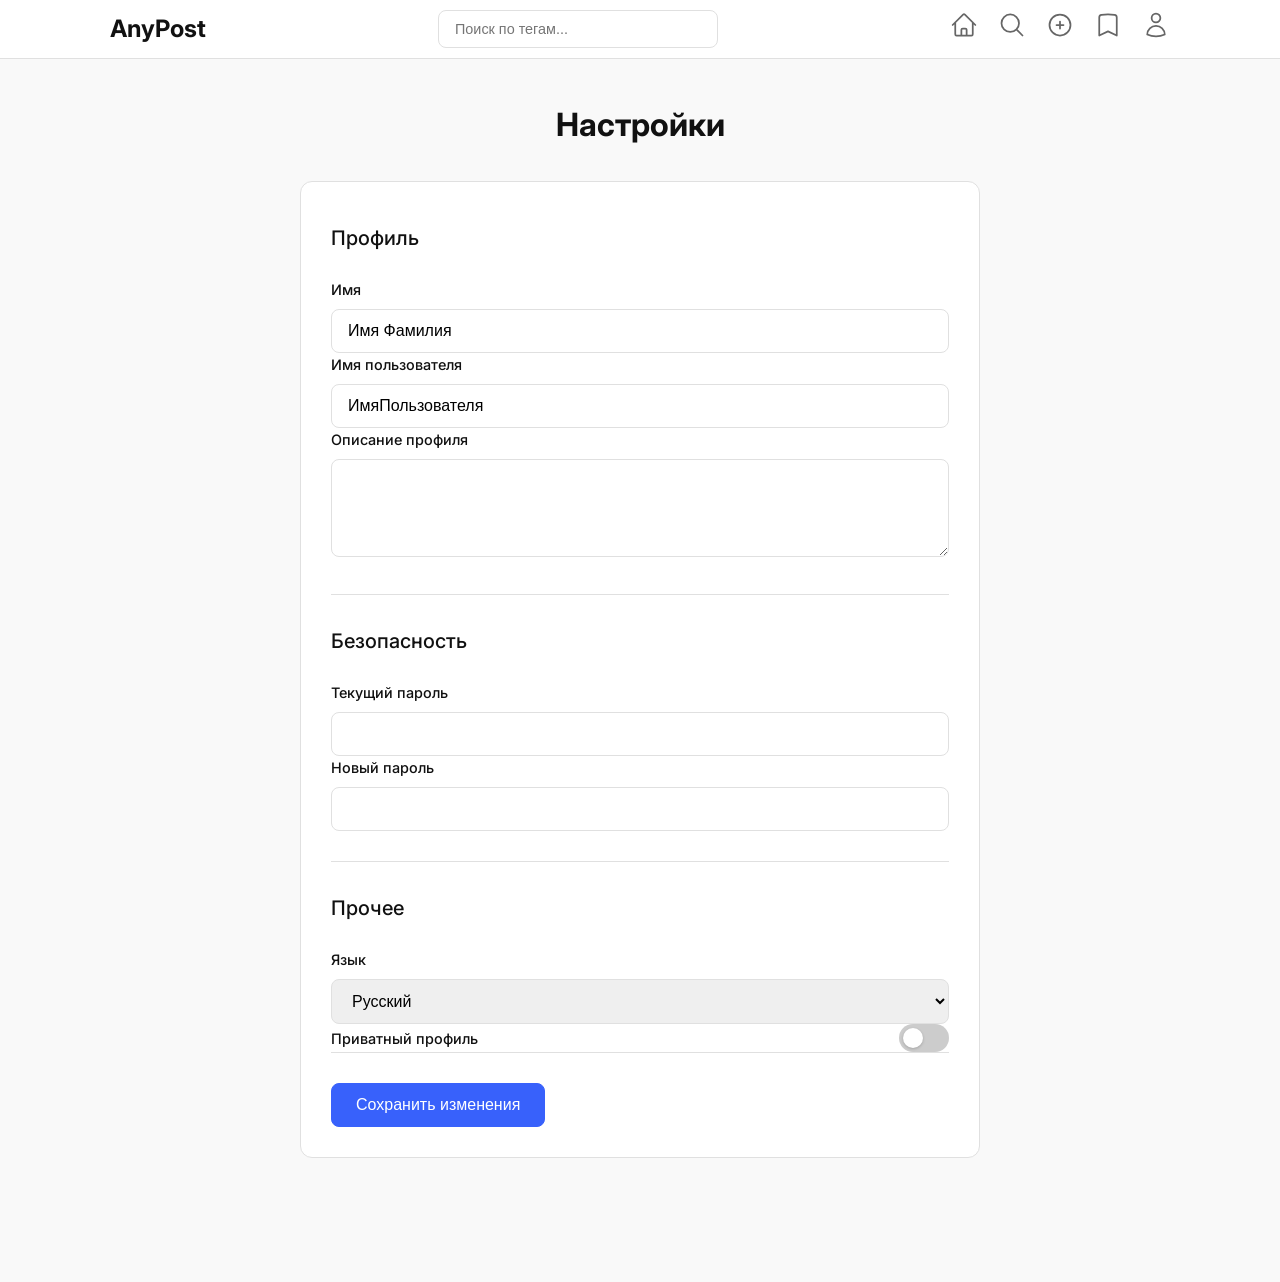
<file: settings.html>
<!DOCTYPE html>
<html lang="ru">
<head>
    <meta charset="UTF-8">
    <meta name="viewport" content="width=device-width, initial-scale=1.0">
    <title>Настройки - AnyPost</title>
    <link rel="stylesheet" href="css/style.css">
</head>
<body class="app-body">

    <!-- Desktop Header -->
    <header class="main-header">
        <div class="container header-container">
            <a href="index.html" class="logo">AnyPost</a>
            <div class="desktop-search">
                <input type="text" class="search-input" placeholder="Поиск по тегам...">
            </div>
            <nav class="main-nav">
                <a href="feed.html" class="nav-link" title="Лента"><svg xmlns="http://www.w3.org/2000/svg" fill="none" viewBox="0 0 24 24" stroke-width="1.5" stroke="currentColor"><path stroke-linecap="round" stroke-linejoin="round" d="m2.25 12 8.954-8.955c.44-.439 1.152-.439 1.591 0L21.75 12M4.5 9.75v10.125c0 .621.504 1.125 1.125 1.125H9.75v-4.875c0-.621.504-1.125 1.125-1.125h2.25c.621 0 1.125.504 1.125 1.125V21h4.125c.621 0 1.125-.504 1.125-1.125V9.75M8.25 21h7.5" /></svg></a>
                <a href="search.html" class="nav-link" title="Поиск"><svg xmlns="http://www.w3.org/2000/svg" fill="none" viewBox="0 0 24 24" stroke-width="1.5" stroke="currentColor"><path stroke-linecap="round" stroke-linejoin="round" d="m21 21-5.197-5.197m0 0A7.5 7.5 0 1 0 5.196 5.196a7.5 7.5 0 0 0 10.607 10.607Z" /></svg></a>
                <a href="create.html" class="nav-link" title="Создать пост"><svg xmlns="http://www.w3.org/2000/svg" fill="none" viewBox="0 0 24 24" stroke-width="1.5" stroke="currentColor"><path stroke-linecap="round" stroke-linejoin="round" d="M12 9v6m3-3H9m12 0a9 9 0 1 1-18 0 9 9 0 0 1 18 0Z" /></svg></a>
                <a href="#" class="nav-link" title="Сохраненное"><svg xmlns="http://www.w3.org/2000/svg" fill="none" viewBox="0 0 24 24" stroke-width="1.5" stroke="currentColor"><path stroke-linecap="round" stroke-linejoin="round" d="M17.593 3.322c1.1.128 1.907 1.077 1.907 2.185V21L12 17.5 4.5 21V5.507c0-1.108.806-2.057 1.907-2.185a48.507 48.507 0 0 1 11.186 0Z" /></svg></a>
                <a href="profile.html" class="nav-link" title="Профиль"><svg xmlns="http://www.w3.org/2000/svg" fill="none" viewBox="0 0 24 24" stroke-width="1.5" stroke="currentColor"><path stroke-linecap="round" stroke-linejoin="round" d="M15.75 6a3.75 3.75 0 1 1-7.5 0 3.75 3.75 0 0 1 7.5 0ZM4.501 20.118a7.5 7.5 0 0 1 14.998 0A17.933 17.933 0 0 1 12 21.75c-2.676 0-5.216-.584-7.499-1.632Z" /></svg></a>
            </nav>
        </div>
    </header>

    <!-- Mobile Bottom Navigation -->
    <nav class="mobile-nav"><!-- Mobile nav content --></nav>

    <main class="main-content">
        <div class="container settings-container">
            <h1 class="section-title">Настройки</h1>
            <form class="settings-form">
                <section class="settings-section">
                    <h2 class="settings-section-title">Профиль</h2>
                    <div class="form-group">
                        <label for="name">Имя</label>
                        <input type="text" id="name" class="form-control" value="Имя Фамилия">
                    </div>
                    <div class="form-group">
                        <label for="username">Имя пользователя</label>
                        <input type="text" id="username" class="form-control" value="ИмяПользователя">
                    </div>
                    <div class="form-group">
                        <label for="bio">Описание профиля</label>
                        <textarea id="bio" class="form-control" rows="4"></textarea>
                    </div>
                </section>

                <section class="settings-section">
                    <h2 class="settings-section-title">Безопасность</h2>
                    <div class="form-group">
                        <label for="current-password">Текущий пароль</label>
                        <input type="password" id="current-password" class="form-control">
                    </div>
                    <div class="form-group">
                        <label for="new-password">Новый пароль</label>
                        <input type="password" id="new-password" class="form-control">
                    </div>
                </section>

                <section class="settings-section">
                    <h2 class="settings-section-title">Прочее</h2>
                    <div class="form-group">
                        <label for="language">Язык</label>
                        <select id="language" class="form-control">
                            <option>Русский</option>
                            <option>English</option>
                        </select>
                    </div>
                    <div class="form-group form-group-toggle">
                        <label for="privacy">Приватный профиль</label>
                        <label class="toggle-switch">
                            <input type="checkbox" id="privacy">
                            <span class="slider"></span>
                        </label>
                    </div>
                </section>

                <div class="form-actions">
                    <button type="submit" class="btn btn-primary">Сохранить изменения</button>
                </div>
            </form>
        </div>
    </main>

</body>
</html>
</file>
<file: css/style.css>
@import url('https://fonts.googleapis.com/css2?family=Inter:wght@400;500;700&display=swap');

:root {
    --primary-blue: #3861FB;
    --primary-bg: #F9F9F9;
    --primary-text: #111111;
    --secondary-text: #666666;
    --border-color: #E0E0E0;
    --white: #FFFFFF;
    --dark-bg: #121212;
    --dark-text: #F5F5F5;
}

* {
    box-sizing: border-box;
    margin: 0;
    padding: 0;
}

body {
    font-family: 'Inter', sans-serif;
    background-color: var(--primary-bg);
    color: var(--primary-text);
    line-height: 1.6;
}

a {
    color: var(--primary-blue);
    text-decoration: none;
}

img {
    max-width: 100%;
    display: block;
}

/* General Layout & Helpers */
.container {
    max-width: 1100px;
    margin: 0 auto;
    padding: 0 20px;
}

.text-center {
    text-align: center;
}

.section-title {
    font-size: 2rem;
    margin-bottom: 1rem;
    font-weight: 700;
}

/* Buttons */
.btn {
    display: inline-block;
    padding: 12px 24px;
    border-radius: 8px;
    font-weight: 500;
    font-size: 1rem;
    transition: background-color 0.2s ease, color 0.2s ease;
    border: 1px solid transparent;
    cursor: pointer;
}

.btn-primary {
    background-color: var(--primary-blue);
    color: var(--white);
    border-color: var(--primary-blue);
}

.btn-primary:hover {
    background-color: #2a52d8; /* A slightly darker blue */
}


/* Landing Page Header */
.landing-header {
    padding: 20px 0;
    background-color: var(--white);
    border-bottom: 1px solid var(--border-color);
}

.logo {
    font-size: 1.5rem;
    font-weight: 700;
    color: var(--primary-text);
}


/* Hero Section */
.hero {
    padding: 80px 0;
}

.hero-title {
    font-size: 3.5rem;
    font-weight: 700;
    margin-bottom: 1rem;
}

.slogan {
    font-size: 1.25rem;
    color: var(--secondary-text);
    margin-bottom: 1.5rem;
}

.description {
    max-width: 600px;
    margin: 0 auto 2rem auto;
}


/* Features Section */
.features {
    padding: 60px 0;
    background-color: var(--white);
    border-top: 1px solid var(--border-color);
    border-bottom: 1px solid var(--border-color);
}

.features-grid {
    display: grid;
    grid-template-columns: repeat(3, 1fr);
    gap: 30px;
    margin-top: 3rem;
}

.feature-card {
    padding: 24px;
    border-radius: 8px;
}

.feature-card h3 {
    font-size: 1.25rem;
    margin-bottom: 0.5rem;
}


/* Landing Page Footer */
.landing-footer {
    padding: 40px 0;
    color: var(--secondary-text);
    font-size: 0.9rem;
}

/* Responsive Design */
@media (max-width: 768px) {
    .hero-title {
        font-size: 2.5rem;
    }

    .slogan {
        font-size: 1.1rem;
    }

    .features-grid {
        grid-template-columns: 1fr;
    }
}


/* =================================
   App Layout Styles
   ================================= */

.app-body {
    padding-bottom: 80px; /* Space for mobile nav on mobile */
}

.main-header {
    background-color: var(--white);
    border-bottom: 1px solid var(--border-color);
    padding: 10px 0;
    position: sticky;
    top: 0;
    z-index: 100;
}

.header-container {
    display: flex;
    justify-content: space-between;
    align-items: center;
}

.desktop-search .search-input {
    border: 1px solid var(--border-color);
    border-radius: 8px;
    padding: 10px 16px;
    font-size: 0.9rem;
    width: 280px;
    transition: all 0.2s ease;
}
.desktop-search .search-input:focus {
    outline: none;
    border-color: var(--primary-blue);
    box-shadow: 0 0 0 3px rgba(56, 97, 251, 0.1);
}

.main-nav {
    display: flex;
    align-items: center;
    gap: 20px;
}

.nav-link svg {
    width: 28px;
    height: 28px;
    color: var(--secondary-text);
    transition: color 0.2s ease;
}

.nav-link:hover svg {
    color: var(--primary-text);
}

.nav-link.active svg {
    color: var(--primary-blue);
    /* For filled icons, if we add them later */
    /* fill: var(--primary-blue); */
}

.main-content {
    padding: 40px 0;
}

/* Mobile Navigation */
.mobile-nav {
    display: none; /* Hidden by default, shown in media query */
}


/* =================================
   App Responsive Design
   ================================= */

@media (max-width: 768px) {
    .main-header {
        display: none; /* Hide desktop header on mobile */
    }

    .mobile-nav {
        display: flex;
        position: fixed;
        bottom: 0;
        left: 0;
        right: 0;
        background-color: var(--white);
        border-top: 1px solid var(--border-color);
        justify-content: space-around;
        padding: 8px 0;
        z-index: 100;
    }

    .app-body {
        padding-bottom: 70px; /* Ensure space for fixed nav */
    }

    .main-content {
        padding: 20px 0;
    }
}


/* =================================
   Feed Page Styles
   ================================= */

.feed-container {
    max-width: 680px;
}

.feed-tabs {
    display: flex;
    gap: 24px;
    border-bottom: 1px solid var(--border-color);
    margin-bottom: 24px;
}

.tab-link {
    padding: 12px 4px;
    font-weight: 500;
    color: var(--secondary-text);
    border-bottom: 2px solid transparent;
    transition: all 0.2s ease;
}

.tab-link:hover {
    color: var(--primary-text);
}

.tab-link.active {
    color: var(--primary-text);
    border-bottom-color: var(--primary-blue);
}

.feed-wrapper {
    display: flex;
    flex-direction: column;
    gap: 20px;
}

.post-card {
    background-color: var(--white);
    border: 1px solid var(--border-color);
    border-radius: 12px;
    overflow: hidden;
}

.post-header {
    display: flex;
    justify-content: space-between;
    align-items: center;
    padding: 12px 16px;
}

.post-author {
    display: flex;
    align-items: center;
    gap: 12px;
}

.author-avatar-placeholder {
    width: 44px;
    height: 44px;
    background-color: #eee;
    border-radius: 50%;
    border: 1px solid var(--border-color);
}

.author-info {
    display: flex;
    flex-direction: column;
}

.author-name {
    font-weight: 500;
    color: var(--primary-text);
}

.author-name:hover {
    text-decoration: underline;
}

.post-date {
    font-size: 0.85rem;
    color: var(--secondary-text);
}

.post-options-btn {
    background: none;
    border: none;
    font-weight: bold;
    font-size: 1.2rem;
    color: var(--secondary-text);
    cursor: pointer;
    padding: 4px 8px;
    border-radius: 8px;
}
.post-options-btn:hover {
    background-color: var(--primary-bg);
}

.post-content {
    padding: 0 16px 16px 16px;
}

.post-text {
    margin-bottom: 16px;
}

.post-media-placeholder {
    width: 100%;
    aspect-ratio: 16 / 9;
    background-color: #f7f7f7;
    border: 1px solid var(--border-color);
    border-radius: 8px;
    display: flex;
    align-items: center;
    justify-content: center;
    color: var(--secondary-text);
    font-size: 0.9rem;
}

.post-footer {
    padding: 12px 16px;
    border-top: 1px solid var(--border-color);
    display: flex;
    flex-direction: column;
    gap: 16px;
}

.post-tags {
    display: flex;
    gap: 8px;
    flex-wrap: wrap;
}

.tag {
    color: var(--primary-blue);
    font-size: 0.9rem;
    font-weight: 500;
}
.tag:hover {
    text-decoration: underline;
}

.post-actions {
    display: flex;
    gap: 8px;
}

.action-btn {
    background: none;
    border: none;
    padding: 8px 0;
    cursor: pointer;
    font-size: 0.9rem;
    font-weight: 500;
    color: var(--secondary-text);
    transition: color 0.2s ease;
}
.action-btn:hover {
    color: var(--primary-text);
}

/* Empty State */
.empty-state {
    text-align: center;
    padding: 60px 20px;
    background-color: var(--white);
    border: 1px solid var(--border-color);
    border-radius: 12px;
}

.empty-state .empty-state-icon {
    margin-bottom: 16px;
}

.empty-state h2 {
    font-size: 1.5rem;
    margin-bottom: 8px;
}

.empty-state p {
    color: var(--secondary-text);
    margin-bottom: 24px;
    max-width: 350px;
    margin-left: auto;
    margin-right: auto;
}

/* =================================
   Profile Page Styles
   ================================= */

.profile-container {
    max-width: 960px;
}

.profile-header {
    display: flex;
    gap: 60px;
    align-items: center;
    padding: 20px 0 40px 0;
    border-bottom: 1px solid var(--border-color);
    margin-bottom: 0;
}

.profile-avatar .author-avatar-placeholder {
    border-width: 2px;
}

.profile-info {
    flex-grow: 1;
}

.profile-title {
    display: flex;
    align-items: center;
    gap: 20px;
    margin-bottom: 20px;
}

.profile-name {
    font-size: 1.75rem;
    font-weight: 300;
}

.btn-secondary {
    background-color: var(--primary-bg);
    color: var(--primary-text);
    border: 1px solid var(--border-color);
    font-weight: 500;
    padding: 8px 16px;
}
.btn-secondary:hover {
    background-color: #f0f0f0;
}

.profile-stats {
    display: flex;
    gap: 40px;
    margin-bottom: 20px;
}

.profile-stats span {
    font-size: 1rem;
}

.profile-bio p {
    margin-bottom: 4px;
    line-height: 1.5;
}
.profile-bio p:first-child {
    font-weight: 500;
}

.profile-content .feed-tabs {
    justify-content: center;
    margin-bottom: 0;
}

.profile-content .tab-link {
    display: flex;
    align-items: center;
    gap: 8px;
    font-size: 0.8rem;
    text-transform: uppercase;
    letter-spacing: 0.5px;
    padding-top: 16px;
    padding-bottom: 16px;
}

.profile-post-grid {
    display: grid;
    grid-template-columns: repeat(3, 1fr);
    gap: 24px;
    padding-top: 24px;
}

.grid-post-item-placeholder {
    width: 100%;
    aspect-ratio: 1 / 1;
    background-color: #f7f7f7;
    border: 1px solid var(--border-color);
}


/* Responsive for Profile */
@media (max-width: 768px) {
    .profile-header {
        flex-direction: column;
        text-align: center;
        gap: 20px;
        padding: 0 0 24px 0;
    }

    .profile-title {
        flex-direction: column;
        gap: 16px;
        margin-bottom: 16px;
    }

    .profile-stats {
        justify-content: center;
        gap: 24px;
        margin-bottom: 16px;
    }

    .profile-post-grid {
        gap: 4px;
    }
}


/* =================================
   Auth Page Styles
   ================================= */

.auth-layout {
    display: flex;
    align-items: center;
    justify-content: center;
    min-height: 100vh;
}

.auth-container {
    width: 100%;
    max-width: 420px;
    margin: 20px;
    padding: 40px;
    background-color: var(--white);
    border: 1px solid var(--border-color);
    border-radius: 12px;
}

.auth-header {
    text-align: center;
    margin-bottom: 30px;
}

.auth-title {
    font-size: 1.75rem;
    margin-top: 16px;
    font-weight: 700;
}

.auth-form .form-group {
    margin-bottom: 20px;
}

.form-group label {
    display: block;
    font-weight: 500;
    margin-bottom: 8px;
    font-size: 0.9rem;
}

.form-control {
    width: 100%;
    padding: 12px 16px;
    border: 1px solid var(--border-color);
    border-radius: 8px;
    font-size: 1rem;
    transition: all 0.2s ease;
}

.form-control:focus {
    outline: none;
    border-color: var(--primary-blue);
    box-shadow: 0 0 0 3px rgba(56, 97, 251, 0.1);
}

.btn-block {
    width: 100%;
    padding-top: 14px;
    padding-bottom: 14px;
    font-size: 1.1rem;
}

.auth-footer {
    text-align: center;
    margin-top: 24px;
    font-size: 0.9rem;
}

.auth-footer a {
    font-weight: 500;
}


/* =================================
   Search Page Styles
   ================================= */

.search-page-container {
    max-width: 960px;
}

.search-bar-large {
    margin-bottom: 50px;
}

.search-bar-large .form-control {
    padding-top: 18px;
    padding-bottom: 18px;
    font-size: 1.2rem;
}

.popular-tags .section-title {
    text-align: center;
    margin-bottom: 30px;
}

.tag-grid {
    display: grid;
    grid-template-columns: repeat(auto-fill, minmax(200px, 1fr));
    gap: 16px;
}

.tag-card-placeholder {
    aspect-ratio: 16 / 9;
    background-color: var(--white);
    border: 1px solid var(--border-color);
    border-radius: 8px;
    display: flex;
    align-items: center;
    justify-content: center;
    font-weight: 500;
    color: var(--primary-text);
    transition: all 0.2s ease;
    cursor: pointer;
}

.tag-card-placeholder span {
    color: var(--secondary-text);
    font-weight: 500;
}

.tag-card-placeholder:hover {
    border-color: var(--primary-blue);
    transform: translateY(-2px);
    box-shadow: 0 4px 12px rgba(0,0,0,0.05);
}


/* =================================
   Create Post Page Styles
   ================================= */

.create-post-container {
    max-width: 1100px;
}

.create-post-form-wrapper {
    display: grid;
    grid-template-columns: 1fr 420px;
    gap: 50px;
    align-items: flex-start;
}

.create-post-form {
    background-color: var(--white);
    padding: 30px;
    border: 1px solid var(--border-color);
    border-radius: 12px;
}

.create-post-form textarea.form-control {
    min-height: 120px;
    resize: vertical;
}

.media-upload-buttons {
    display: flex;
    gap: 16px;
}

.form-actions {
    display: flex;
    gap: 16px;
    margin-top: 30px;
}

.preview-title {
    font-size: 1.2rem;
    font-weight: 500;
    color: var(--secondary-text);
    margin-bottom: 16px;
    text-align: center;
}

.post-preview-section .post-card {
    border-style: dashed;
}


/* Responsive for Create Post */
@media (max-width: 992px) {
    .create-post-form-wrapper {
        grid-template-columns: 1fr;
        gap: 30px;
    }

    .post-preview-section {
        margin-top: 20px;
    }

    .form-actions {
        flex-direction: column;
    }

    .form-actions .btn {
        width: 100%;
    }
}


/* =================================
   Single Post Page Styles
   ================================= */

.single-post-container {
    max-width: 720px;
}

.comments-section {
    background-color: var(--white);
    border: 1px solid var(--border-color);
    border-radius: 12px;
    margin-top: 24px;
    padding: 24px 30px;
}

.comments-section .section-title {
    font-size: 1.25rem;
    margin-bottom: 24px;
}

.add-comment-form {
    display: flex;
    align-items: flex-start;
    gap: 16px;
    margin-bottom: 30px;
}

.add-comment-form .form-control {
    flex-grow: 1;
    resize: vertical;
    min-height: 48px;
    padding: 12px 16px;
}

.add-comment-form .btn {
    height: 48px;
}

.comments-list {
    display: flex;
    flex-direction: column;
    gap: 24px;
}

.comment-item {
    display: flex;
    align-items: flex-start;
    gap: 16px;
}

.comment-item .author-avatar-placeholder {
    width: 40px;
    height: 40px;
    flex-shrink: 0;
}

.comment-body .author-name {
    font-size: 0.9rem;
}

.comment-body p {
    margin-top: 2px;
    font-size: 0.95rem;
}

.empty-state-comments {
    text-align: center;
    padding: 40px;
    color: var(--secondary-text);
}

.empty-state-comments h3 {
    font-size: 1.1rem;
    margin-bottom: 8px;
}


/* =================================
   Settings Page Styles
   ================================= */

.settings-container {
    max-width: 720px;
}

.settings-container .section-title {
    text-align: center;
    margin-bottom: 30px;
}

.settings-form {
    background-color: var(--white);
    border: 1px solid var(--border-color);
    border-radius: 12px;
    padding: 10px 30px 30px 30px;
}

.settings-section {
    padding: 30px 0;
    border-bottom: 1px solid var(--border-color);
}
.settings-section:last-of-type {
    border-bottom: none;
    padding-bottom: 0;
}

.settings-section-title {
    font-size: 1.25rem;
    margin-bottom: 24px;
    font-weight: 500;
}

.settings-form textarea.form-control {
    min-height: 80px;
    resize: vertical;
}

.form-group-toggle {
    display: flex;
    justify-content: space-between;
    align-items: center;
}
.form-group-toggle label {
    margin-bottom: 0;
}

/* Toggle Switch Styles */
.toggle-switch {
    position: relative;
    display: inline-block;
    width: 50px;
    height: 28px;
}

.toggle-switch input {
    opacity: 0;
    width: 0;
    height: 0;
}

.slider {
    position: absolute;
    cursor: pointer;
    top: 0;
    left: 0;
    right: 0;
    bottom: 0;
    background-color: #ccc;
    transition: .4s;
    border-radius: 28px;
}

.slider:before {
    position: absolute;
    content: "";
    height: 20px;
    width: 20px;
    left: 4px;
    bottom: 4px;
    background-color: white;
    transition: .4s;
    border-radius: 50%;
    box-shadow: 0 1px 3px rgba(0,0,0,0.2);
}

input:checked + .slider {
    background-color: var(--primary-blue);
}

input:checked + .slider:before {
    transform: translateX(22px);
}

.settings-form .form-actions {
    padding-top: 30px;
    border-top: 1px solid var(--border-color);
    margin-top: 0;
}
</file>
